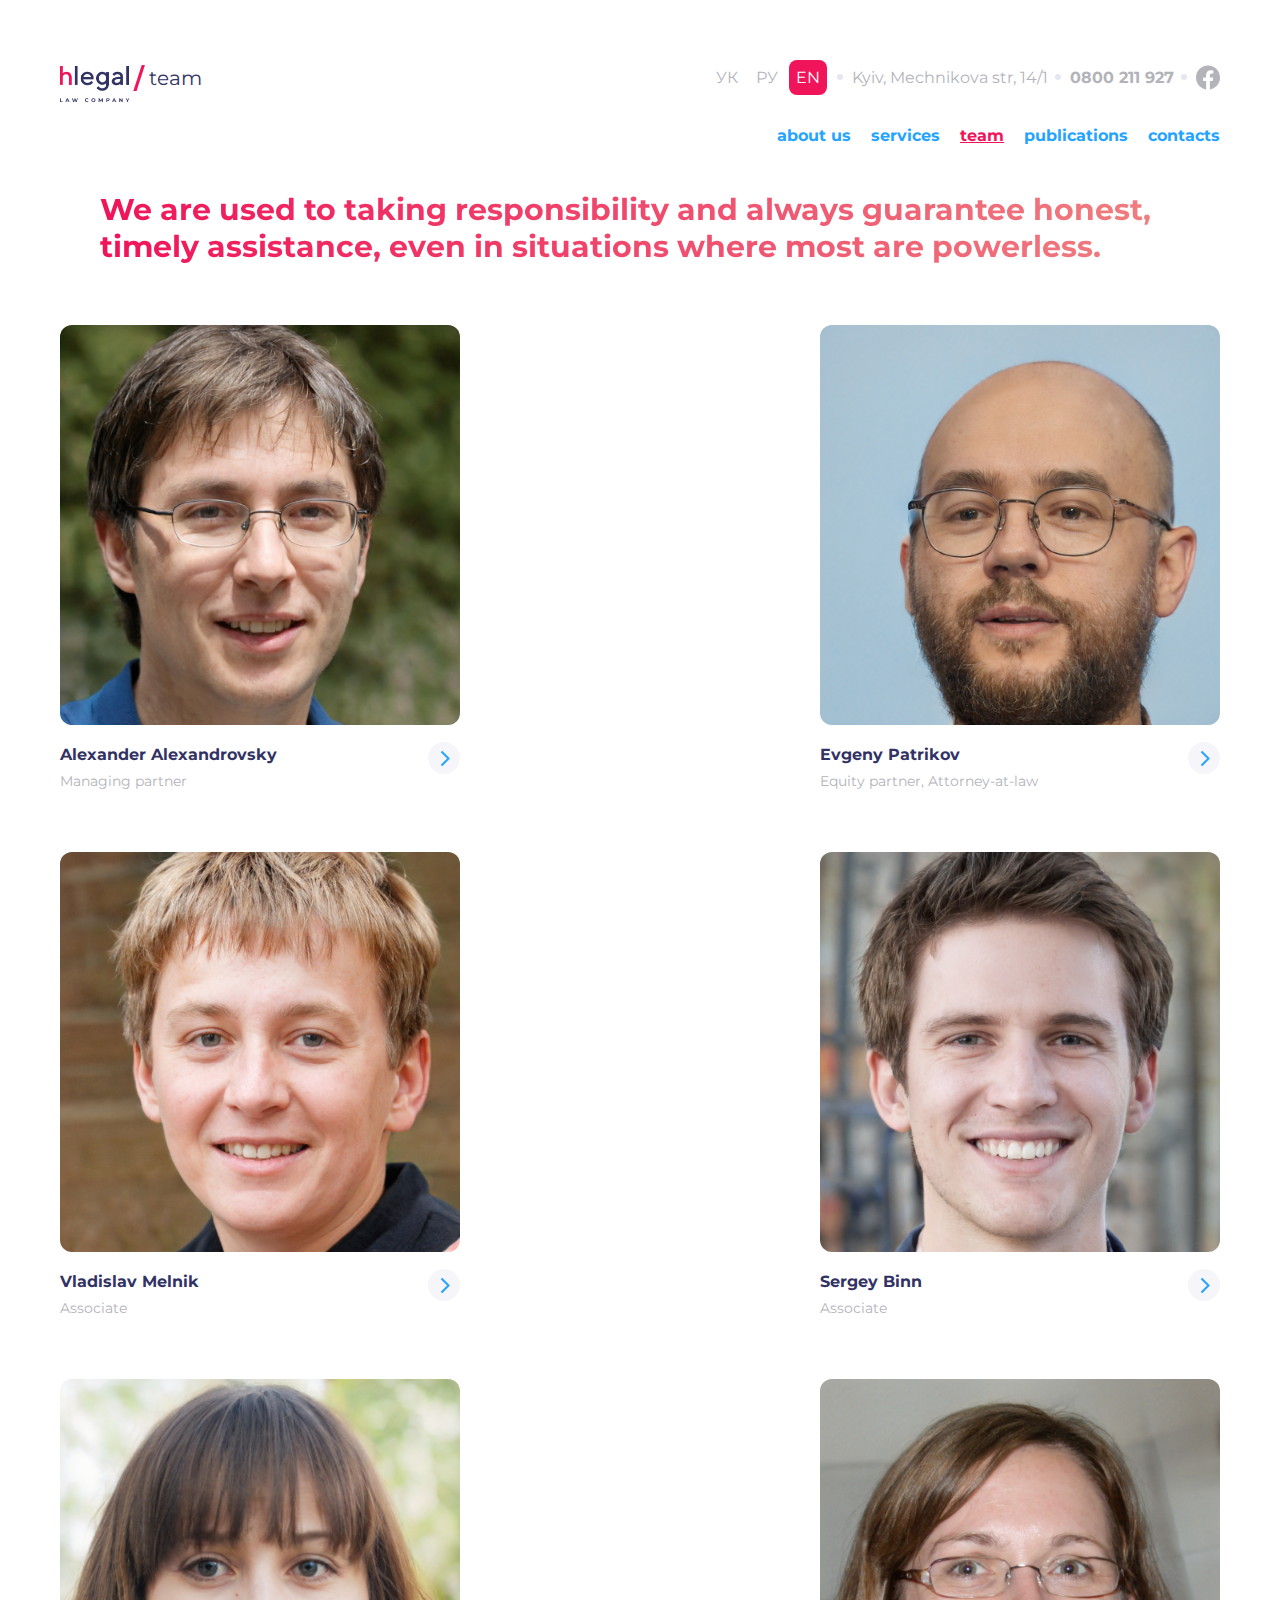
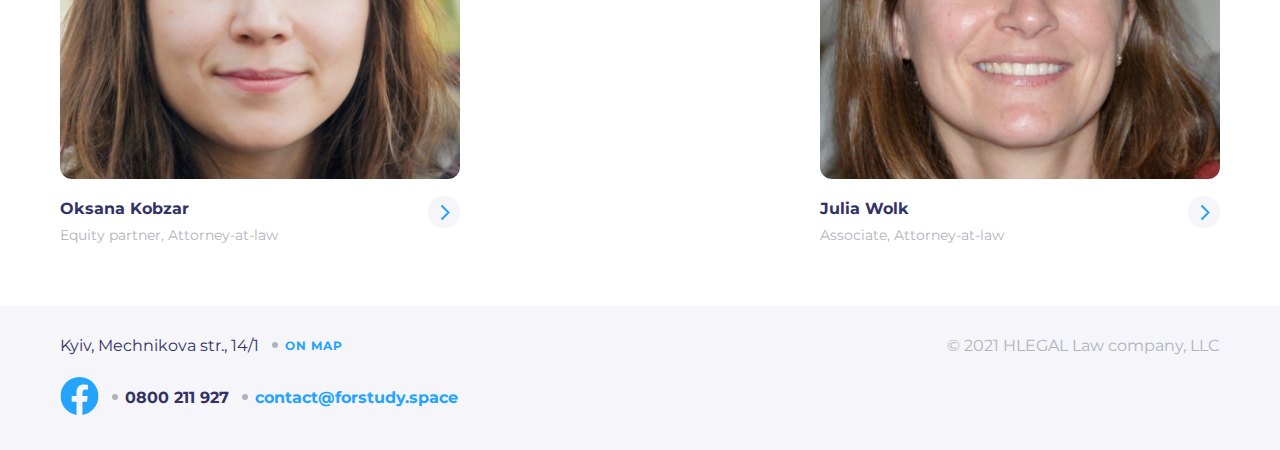
<file: index.html>
<!DOCTYPE html>
<html lang="en">
<head>
    <meta charset="UTF-8">
    <meta http-equiv="X-UA-Compatible" content="IE=edge">
    <meta name="viewport" content="width=device-width, initial-scale=1.0">
    <title>Document</title>
    <link rel="stylesheet" href="./fonts/stylesheet.css">
    <link rel="stylesheet" href="./css/style.css">
    <link rel="stylesheet" href="./css/media.css">
</head>

<body>
   <header class="header">
       <div class="container wide">
            <div class="wrapper">
                <div class="menu_up">
                    <nav class="lang">
                        <a href="#" class="lang-btn">УК</a>
                        <a href="#" class="lang-btn">РУ</a>
                        <a href="#" class="lang-btn active">EN</a>
                    </nav>
                    <ul class="header-list">
                        <li>
                            Kyiv, Mechnikova str, 14/1
                        </li>
                        <li>
                            <a class="tel" href="tel:0800 211 927">0800 211 927</a>
                        </li>
                        <li>
                            <a href="#" class="facebook-link">
                                <svg width="24" height="25" viewBox="0 0 24 25" fill="none" xmlns="http://www.w3.org/2000/svg">
                                <path d="M24 12.5733C24 5.90541 18.6274 0.5 12 0.5C5.37258 0.5 0 5.90541 0 12.5733C0 18.5995 4.38823 23.5943 10.125 24.5V16.0633H7.07813V12.5733H10.125V9.91343C10.125 6.88755 11.9165 5.21615 14.6576 5.21615C15.9705 5.21615 17.3438 5.45195 17.3438 5.45195V8.42313H15.8306C14.3399 8.42313 13.875 9.35379 13.875 10.3086V12.5733H17.2031L16.6711 16.0633H13.875V24.5C19.6118 23.5943 24 18.5995 24 12.5733Z" fill="#B3B3BA"/>
                                </svg>
                            </a>
                        </li>
                    </ul>
                </div>
                <div class="logo">
                    <img class="logo-img" src="./images/Name.png" alt="logo"> 
                    <img src="./images/Slash.png" alt="Slash">
                    <span class="page-name">team</span>
                    <div class="logo-title">
                        <img src="./images/LAW COMPANY.png" alt="">
                    </div>
                </div>
                <div class="menu_down">
                    <nav>
                        <a href="#" class="page-list">about us</a>
                        <a href="#" class="page-list">services</a>
                        <a href="#" class="page-list active">team</a>
                        <a href="#" class="page-list">publications</a>
                        <a href="#" class="page-list">contacts</a>
                    </nav>
                </div>
                <div class="burger-wrapper">
                    <input type="checkbox" class="checkbox">
                    <p class="burger">
                        <span></span>
                        <span></span>
                        <span></span>
                        <span></span>
                    </p>
                    <nav class="burger-nav">
                        <ul class="menu">
                            <li><a href="#" class="menu-item">About Us</a></li>
                            <li><a href="#" class="menu-item">Services</a></li>
                            <li><a href="#" class="menu-item">Team</a></li>
                            <li><a href="#" class="menu-item">Publications</a></li>
                            <li><a href="#" class="menu-item">Contacts</a></li>
                        </ul>
                    </nav>
                </div>    
            </div>
        </div>
        <div class="clearfix"></div>
   </header>
   <main>
        <section>
            <div class="container">
                <h1 class="main-title">
                    We are used to taking responsibility and always guarantee honest, 
                    timely assistance, even in situations where most are powerless.
                </h1>
            </div>
            <div class="container wide">
                <div class="card-wrapper">
                    <div class="card">
                        <img class="card-img" src="./images/alexander.jpg" alt="Alexander Alexandrovsky">
                        <div class="card-title">
                            <div>
                                <h4>Alexander Alexandrovsky</h4>
                                <p class="partner">Managing partner</p>
                            </div>
                            <div class="card-btn">
                                <a href="#">
                                    <svg width="32" height="32" viewBox="0 0 32 32" fill="none" xmlns="http://www.w3.org/2000/svg">
                                    <circle cx="16" cy="16" r="16" fill="#F5F5FA"/>
                                    <path d="M13.5 23.5L20.5 16.5L13.5 9.5" stroke="#24A3FF" stroke-width="2"/>
                                    </svg>
                                </a>
                            </div>
                        </div>
                    </div>
                    <div class="card">
                        <img class="card-img" src="./images/evgenii.jpg" alt="Evgeny Patrikov">
                        <div class="card-title">
                            <div>
                                <h4>Evgeny Patrikov</h4>
                                <p class="partner">Equity partner, Attorney-at-law</p>
                            </div>
                            <div class="card-btn">
                                <a href="#">
                                    <svg width="32" height="32" viewBox="0 0 32 32" fill="none" xmlns="http://www.w3.org/2000/svg">
                                    <circle cx="16" cy="16" r="16" fill="#F5F5FA"/>
                                    <path d="M13.5 23.5L20.5 16.5L13.5 9.5" stroke="#24A3FF" stroke-width="2"/>
                                    </svg>
                                </a>
                            </div>
                        </div>
                    </div>
                    <div class="card">
                        <img class="card-img" src="./images/vladislav.jpg" alt="Vladislav Melnik">
                        <div class="card-title">
                            <div>
                                <h4>Vladislav Melnik</h4>
                                <p class="partner">Associate</p>
                            </div>
                            <div class="card-btn">
                                <a href="#">
                                    <svg width="32" height="32" viewBox="0 0 32 32" fill="none" xmlns="http://www.w3.org/2000/svg">
                                    <circle cx="16" cy="16" r="16" fill="#F5F5FA"/>
                                    <path d="M13.5 23.5L20.5 16.5L13.5 9.5" stroke="#24A3FF" stroke-width="2"/>
                                    </svg>
                                </a>
                            </div>
                        </div>
                    </div>
                    <div class="card">
                        <img class="card-img" src="./images/sergii.jpg" alt="Sergey Binn">
                        <div class="card-title">
                            <div>
                                <h4>Sergey Binn</h4>
                                <p class="partner">Associate</p>
                            </div>
                            <div class="card-btn">
                                <a href="#">
                                    <svg width="32" height="32" viewBox="0 0 32 32" fill="none" xmlns="http://www.w3.org/2000/svg">
                                    <circle cx="16" cy="16" r="16" fill="#F5F5FA"/>
                                    <path d="M13.5 23.5L20.5 16.5L13.5 9.5" stroke="#24A3FF" stroke-width="2"/>
                                    </svg>
                                </a>
                            </div>
                        </div>
                    </div>
                    <div class="card">
                        <img class="card-img" src="./images/oksana.jpg" alt="Oksana Kobzar">
                        <div class="card-title">
                            <div>
                                <h4>Oksana Kobzar</h4>
                                <p class="partner">Equity partner, Attorney-at-law</p>
                            </div>
                            <div class="card-btn">
                                <a href="#">
                                    <svg width="32" height="32" viewBox="0 0 32 32" fill="none" xmlns="http://www.w3.org/2000/svg">
                                    <circle cx="16" cy="16" r="16" fill="#F5F5FA"/>
                                    <path d="M13.5 23.5L20.5 16.5L13.5 9.5" stroke="#24A3FF" stroke-width="2"/>
                                    </svg>
                                </a>
                            </div>
                        </div>
                    </div>
                    <div class="card">
                        <img class="card-img" src="./images/julia.jpg" alt="Julia Wolk">
                        <div class="card-title">
                            <div>
                                <h4>Julia Wolk</h4>
                                <p class="partner">Associate, Attorney-at-law</p>
                            </div>
                            <div class="card-btn">
                                <a href="#">
                                    <svg width="32" height="32" viewBox="0 0 32 32" fill="none" xmlns="http://www.w3.org/2000/svg">
                                    <circle cx="16" cy="16" r="16" fill="#F5F5FA"/>
                                    <path d="M13.5 23.5L20.5 16.5L13.5 9.5" stroke="#24A3FF" stroke-width="2"/>
                                    </svg>
                                </a>
                            </div>
                        </div>
                    </div>
                </div>
            </div>   
   </section>
</main>
<footer>
    <div class="container wide">
        <div class="footer">
            <div class="footer-wrapper">
                <div class="adres-part">
                <p class="adres">Kyiv, Mechnikova str., 14/1</p>
                <a class="adres-link" href="#">On map</a>
            </div>
            <div class="social-part">
                <a href="#" class="social-link">
                    <svg width="39" height="38" viewBox="0 0 39 38" fill="none" xmlns="http://www.w3.org/2000/svg">
                    <g clip-path="url(#clip0_49752_643)">
                    <path d="M38.5 19.1161C38.5 8.55857 29.9934 0 19.5 0C9.00658 0 0.5 8.55857 0.5 19.1161C0.5 28.6575 7.44803 36.5659 16.5312 38V24.6419H11.707V19.1161H16.5312V14.9046C16.5312 10.1136 19.3678 7.46723 23.7078 7.46723C25.7866 7.46723 27.9609 7.84059 27.9609 7.84059V12.545H25.5651C23.2048 12.545 22.4688 14.0185 22.4688 15.5302V19.1161H27.7383L26.8959 24.6419H22.4688V38C31.552 36.5659 38.5 28.6575 38.5 19.1161Z" fill="#24A3FF"/>
                    </g>
                    <defs>
                    <clipPath id="clip0_49752_643">
                    <rect width="38" height="38" fill="white" transform="translate(0.5)"/>
                    </clipPath>
                    </defs>
                    </svg>
                    </a>
                <a class="tel-footer" href="tel:0800 211 927">0800 211 927</a>
                <a class="mail" href="mailto:contact@forstudy.space">contact@forstudy.space</a>
            </div>
            </div>
            <div class="license-part">
                <p class="license">© 2021 HLEGAL Law company, LLC</p>
            </div>
        </div>
    </div>
</footer>
</body>

</html>
</file>
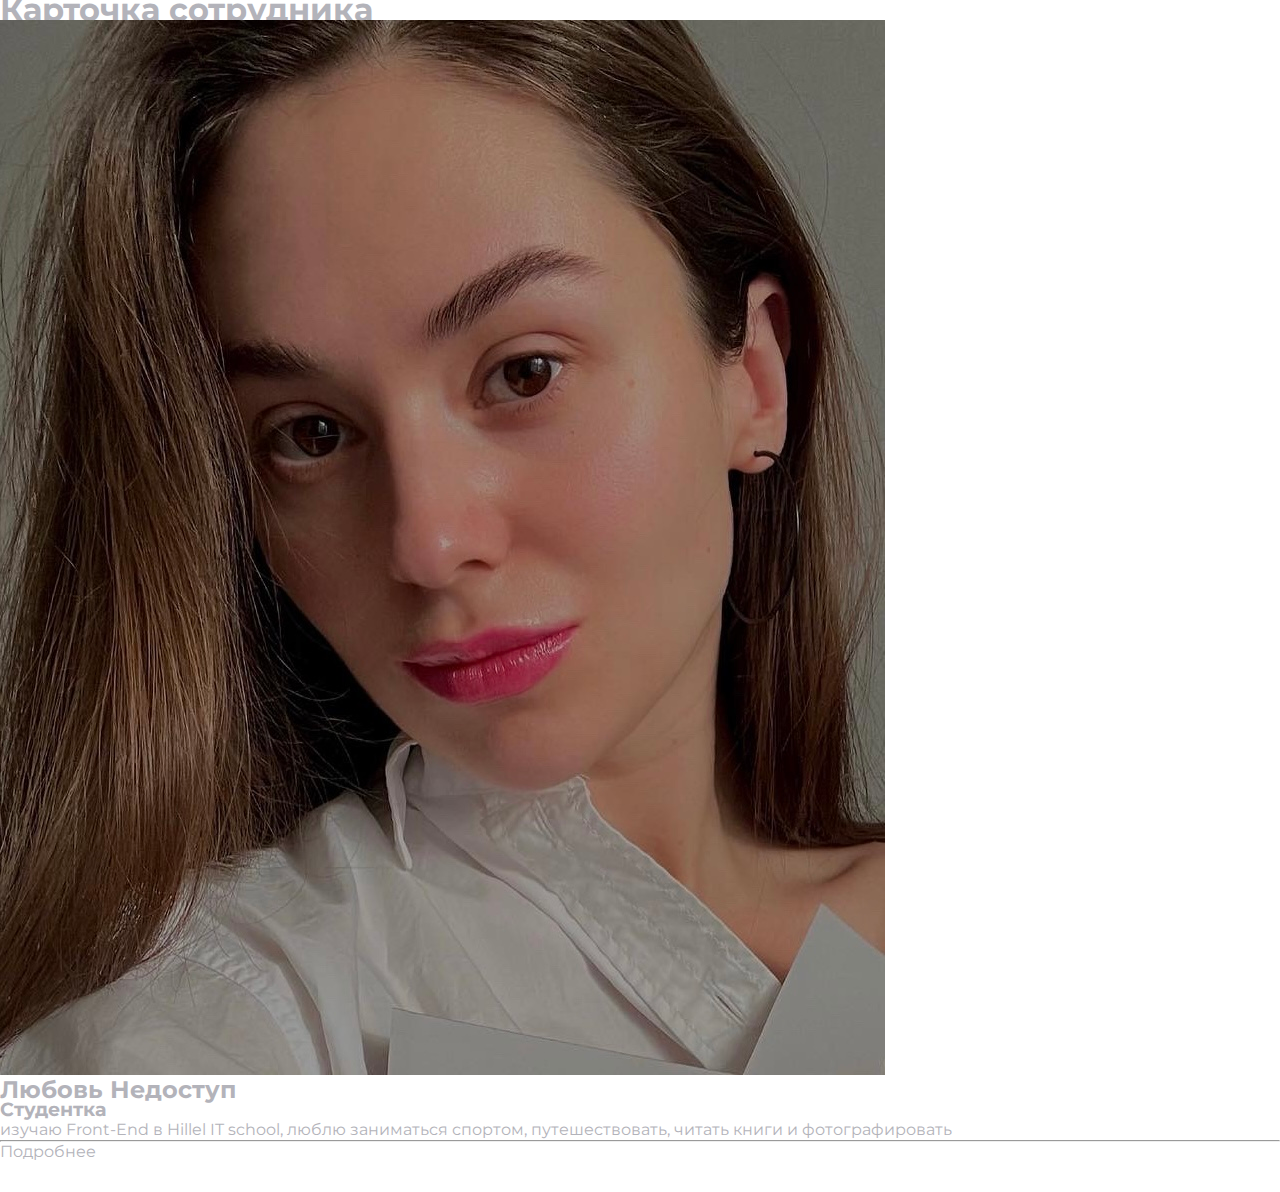
<file: homework.html>
<!DOCTYPE html>
<html lang="ru">
<head>
    <meta charset="UTF-8">
    <meta http-equiv="X-UA-Compatible" content="IE=edge">
    <meta name="viewport" content="width=device-width, initial-scale=1.0">
    <title>Document</title>

    <link rel="preconnect" href="https://fonts.googleapis.com">
    <link rel="preconnect" href="https://fonts.gstatic.com" crossorigin>
    <link href="https://fonts.googleapis.com/css2?family=Montserrat:wght@600&family=Pacifico&display=swap" rel="stylesheet">

    <link rel="stylesheet" href="./css/style.css">
    
</head>
<body>
    <div class="card">
        <h1> Карточка сотрудника </h1>
        <section class="block">
            <img src="./images/me.jpg" alt="me">
            <h2> Любовь Недоступ </h2>
            <h3>Студентка </h3>
            <p>изучаю Front-End в Hillel IT school, люблю заниматься спортом, путешествовать, читать книги и фотографировать</p>
            <hr>
            <p id="more">Подробнее</p>
        </section>
    </div>
</body>
</html>
</file>
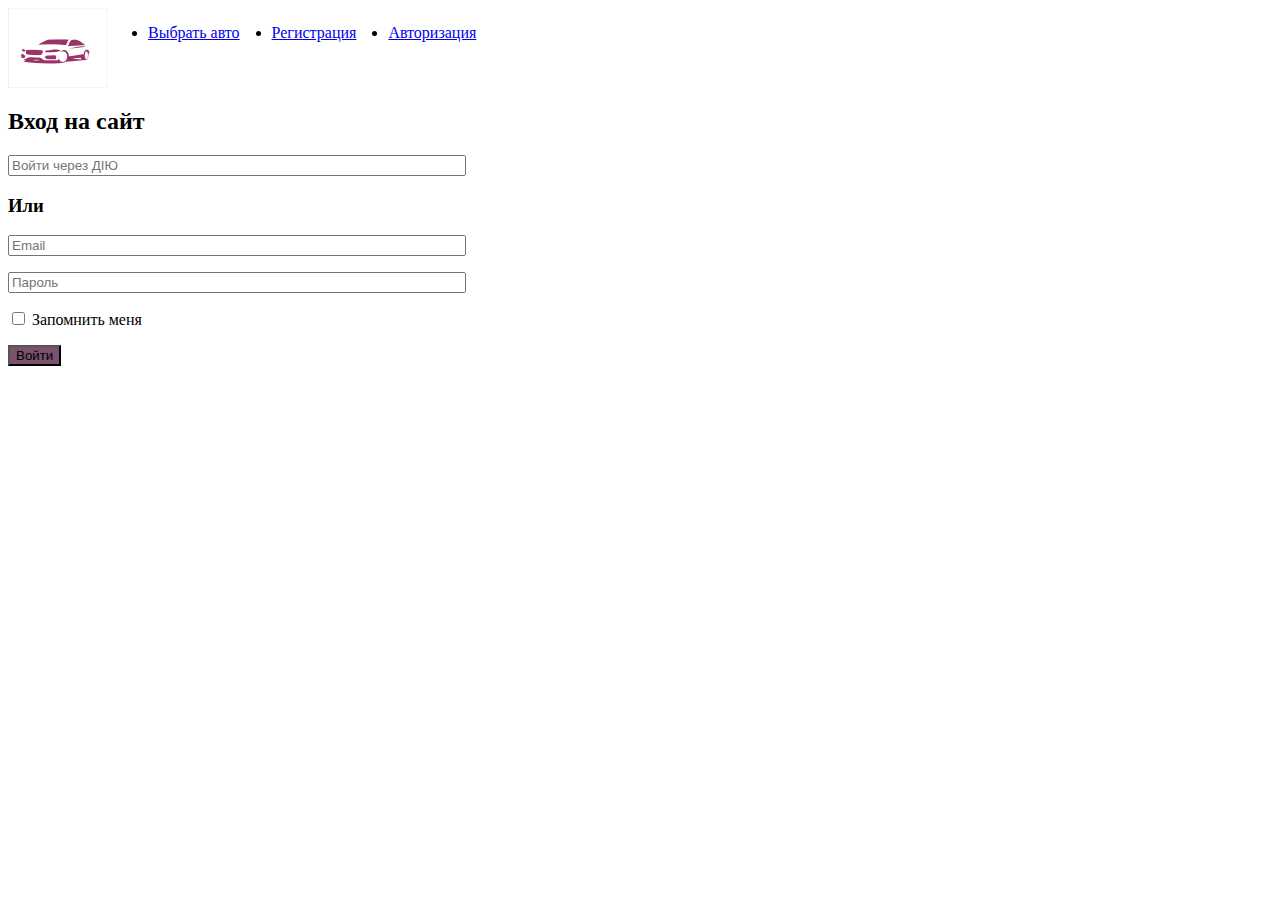
<file: pages/authorization.html>
<!DOCTYPE html>
<html lang="ru">
<head>
    <meta charset="UTF-8">
    <meta http-equiv="X-UA-Compatible" content="IE=edge">
    <meta name="viewport" content="width=device-width, initial-scale=1.0">
    <title>Document</title>
    <style>
        .flex {
            display: flex;
        } 
    </style>
</head>
<body>
    <header>
        <div class="container flex">
            <img src="../images/logo.JPG" alt="logo" width="100px" height="80px">
            <nav>
                <ul class="flex" style="gap: 2rem;">
                    <li>
                        <a href="../index.html"> Выбрать авто</a>
                    </li>
                    <li>
                        <a href="./registration.html"> Регистрация</a>
                    </li>
                    <li>
                        <a href="./authorization.html"> Авторизация</a>
                    </li>
                </ul>
            </nav>
        </div>
    </header>
        <div>
            <h2> Вход на сайт</h2>
        </div>
        <section>
            <div>
                <p>
                    <label>
                        <input style="width:450px;" type="text" placeholder="Войти через ДІЮ">
                    </label>
                </p>
            </div>
            <div>
                <h3> Или </h3>
                <form action="https://fom.in.ua/echo" method="post">
                    <p>
                        <label>
                            <input style="width:450px;" type="email" name="email" placeholder="Email" required>
                        </label>
                    </p>
                    <p>
                        <label>
                            <input style="width:450px;" type="password" name="password" placeholder="Пароль" required>
                        </label>
                    </p>
                    <p>
                        <label>
                            <input type="checkbox" name="license">
                            <span>Запомнить меня</span>
                        </label>
                    </p>
                    <button type="submit" style="background-color:rgb(122, 82, 109) ;">Войти</button>
                </form>
            </div>
        </section>
    
</body>
</html>
</file>
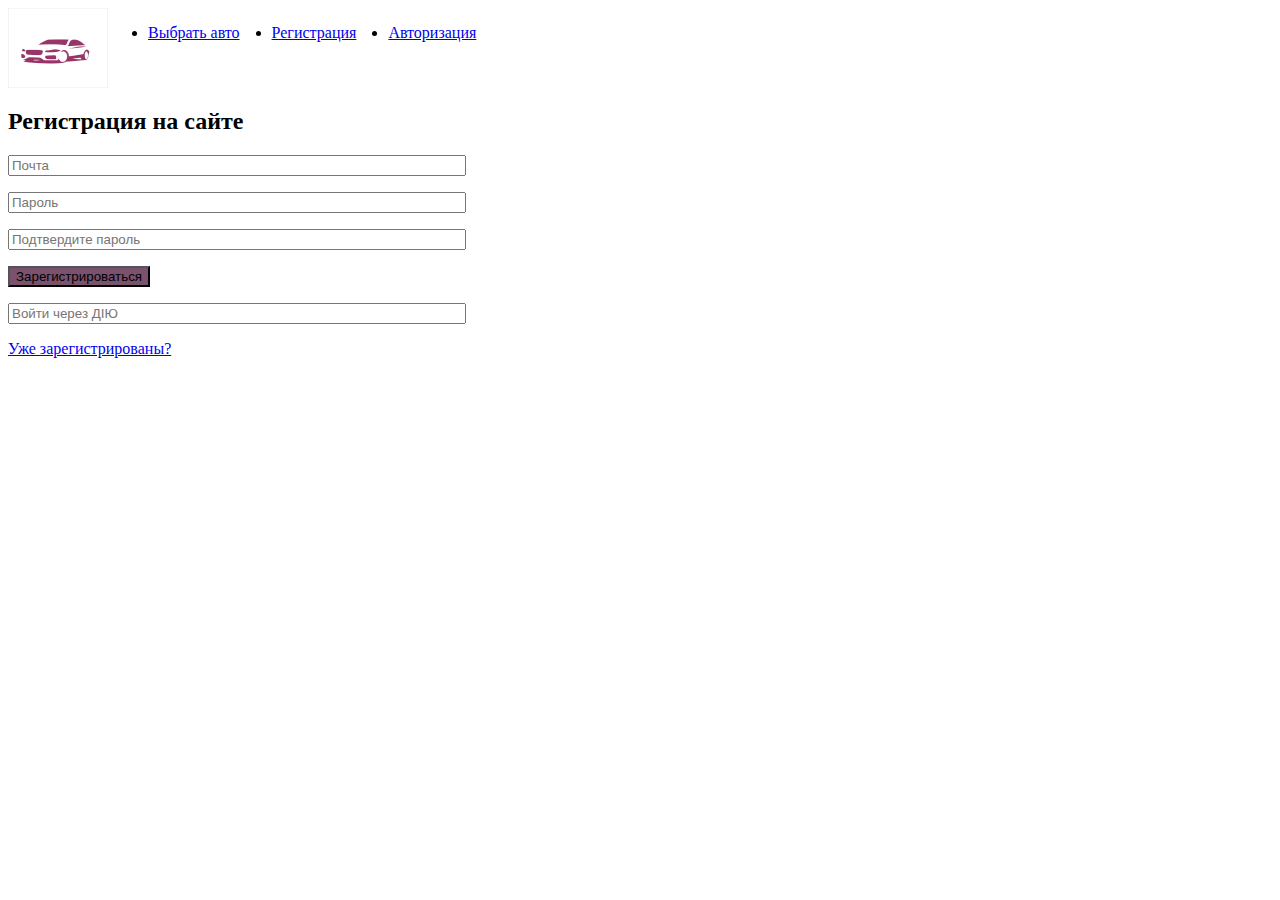
<file: pages/registration.html>
<!DOCTYPE html>
<html lang="ru">
<head>
    <meta charset="UTF-8">
    <meta http-equiv="X-UA-Compatible" content="IE=edge">
    <meta name="viewport" content="width=device-width, initial-scale=1.0">
    <title>Document</title>
    <style>
        .flex {
            display: flex;
        } 
    </style>
</head>
<body>
    <header>
        <div class="container flex">
            <img src="../images/logo.JPG" alt="logo" width="100px" height="80px">
            <nav>
                <ul class="flex" style="gap: 2rem;">
                    <li>
                        <a href="../index.html"> Выбрать авто</a>
                    </li>
                    <li>
                        <a href="./registration.html"> Регистрация</a>
                    </li>
                    <li>
                        <a href="./authorization.html"> Авторизация</a>
                    </li>
                </ul>
            </nav>
        </div>
    </header>
    <section>
        <h2>Регистрация на сайте</h2>
        <form action="https://fom.in.ua/echo" method="post">
            <p>
                <label>
                    <input style="width:450px;" type="email" name="email" placeholder="Почта" required>
                </label>
            </p>
            <p>
                <label>
                    <input style="width:450px;" type="password" name="password" placeholder="Пароль" required>
                </label>
            </p>
            <p>
                <label>
                    <input style="width:450px;" type="password" name="password" placeholder="Подтвердите пароль" required>
                </label>
            </p>
            <button type="submit" style="background-color:rgb(122, 82, 109) ;">Зарегистрироваться</button>
            <p>
                <label>
                    <input style="width:450px;" type="text" placeholder="Войти через ДІЮ">
                </label>
            </p>   
            <div>
                <p>
                    <a href="./authorization.html">Уже зарегистрированы?</a>
                </p>
            </div>
        </form>
    </section>
    
</body>
</html>
</file>
<file: fonts/stylesheet.css>
@font-face {
    font-family: 'Roboto';
    src: url('Roboto-Regular.woff2') format('woff2'),
        url('Roboto-Regular.woff') format('woff');
    font-weight: normal;
    font-style: normal;
}

@font-face {
    font-family: 'Roboto';
    src: url('Roboto-Medium.woff2') format('woff2'),
        url('Roboto-Medium.woff') format('woff');
    font-weight: 500;
    font-style: normal;
}

@font-face {
    font-family: 'Roboto';
    src: url('Roboto-Bold.woff2') format('woff2'),
        url('Roboto-Bold.woff') format('woff');
    font-weight: bold;
    font-style: normal;
}

@font-face {
    font-family: 'Montserrat';
    src: url('Montserrat-Bold.woff2') format('woff2'),
        url('Montserrat-Bold.woff') format('woff');
    font-weight: bold;
    font-style: normal;
}

@font-face {
    font-family: 'Montserrat';
    src: url('Montserrat-Regular.woff2') format('woff2'),
        url('Montserrat-Regular.woff') format('woff');
    font-weight: normal;
    font-style: normal;
}
</file>
<file: css/style.css>
*, ::before, ::after {
    margin: 0;
    padding: 0;
    box-sizing: border-box;
}

:root {
    --container-width: 664px;
    --container-space: 30px;
}

img {
    max-width: 100%;
}

a {
    text-decoration: none;
    color: inherit;
}

html {
    font-family: 'Montserrat';
    font-style: normal;
    font-weight: 400;
    font-size: 16px;
    line-height: 20px;
    color: #B3B3BA;
    background-color: #FFFFFF;
}

.container {
    width: 100%;
    padding-left: var(--container-space);
    padding-right: var(--container-space);
    position: relative;
}

.menu_up {
    background-color: #F5F5FA;
    margin-left: -30px;
    margin-right: -30px;
    padding:10px 30px;
    
    display: flex;
    line-height: 25px;
}

.tel {
    font-weight: 700;
}

.logo {
    padding-top: 15px;
    float: left;
}

.logo-img {
    max-width: 69.33px;
    min-height: 24.8px;
}

.logo-title {
    line-height: 3.8px;
}

.clearfix {
    clear: both;
}

.page-name {
    font-size: 20px;
    line-height: 24px;
    vertical-align: super;
    color: #323264;
}

.lang-btn {
    display: inline-block;
    padding: 5px 7px;
    border-radius: 8px;
}

.lang-btn.active {
    background-color: #F0145A;
    color: #FFFFFF;
}
.header-list {
    list-style-type: none;
    display: flex;
    padding-top: 5px;
    padding-left: 11px;
    line-height: 25px;
}

.header-list li {
    display: inline;
    padding-left: 11px;
    padding-right: 11px;
    position: relative;
}

.header-list li:before {
    content: "";
    position: absolute;
    top: 9px;
    left: -4px;
    width: 6px;
    height: 6px;
    border-radius: 50%;
    background-color: #E6E6F0;
}

.header-list li:last-child {
    padding-right: 0;
}

.burger-wrapper {
    float: right;
}

.checkbox {
    position: absolute;
    top: 50px;
    right: 1px;
    width: 32px;
    height: 32px;
    z-index: 4;
    opacity: 0;
    margin-top: 22.5px;
    margin-right: 22px;
    cursor: pointer;
}

.burger {
    position: absolute;
    right: 22px;
    width: 32px;
    height: 32px;
    margin-top: 22.5px;
    z-index: 2;
}

.menu-item {
    font-weight: 700;
    font-size: 24px;
    line-height: 29px;
    color: #24A3FF;
}

.burger-nav {
    display: none;
    flex-direction: column;
    gap: 15px;
    position: fixed;
    inset: 0;
    background-color: rgba (50, 50, 100, 0.7);
    z-index: -1;
    transition: all 0.3s linear;
}

.burger-nav .menu {
    transition: all 0.3s linear;
    position: absolute;
    left: 0;
    right: 0;
    top: 100vh;
    width: 100%;
    background-color: #FFFFFF;
    border-radius: 1rem;
    min-height: 100vh;
    display: flex;
    flex-direction: column;
    gap: 0.5rem;
    padding: 7rem 1rem;
}

.burger-nav .menu li {
    padding: 0.5rem 1rem;
    border-radius: 0.5rem;
    background-color: #B3B3BA;
    box-shadow: 0 0 20px #B3B3BA;
    text-align: center;
    list-style-type: none;
}

.checkbox:checked + .burger + .burger-nav {
    z-index: 1;
    background-color: rgba(50, 50, 100, 0.7);
}

.checkbox:checked + .burger + .burger-nav .menu {
    top: 0;
}


.burger span {
    display: inline-block;
    width: 18px;
    border: 1.5px solid #323264;
    position: absolute;
    left: 6px;
    opacity: 1;
}

.burger span:first-child{
    top: 1px;
}

.burger span:nth-child(2), .burger span:nth-child(3) {
    top: 9px;
}

.burger span:last-child {
    top: 17px;
}

.checkbox:checked + .burger span:first-child,
.checkbox:checked + .burger span:last-child {
    opacity: 0;
}


.checkbox:checked + .burger span:nth-child(2) {
    transform: rotate(45deg);
}

.checkbox:checked + .burger span:nth-child(3) {
    transform: rotate(-45deg);
}

.checkbox:checked + .burger + .burger-nav {
    display: flex;
}


.main-title {
    margin-top: 45px;
    margin-bottom: 30px;
    font-weight: 700;
    font-size: 30px;
    line-height: 37px;
    background: linear-gradient(90.13deg, #F0145A 0.84%, #EF8080 99.96%);
    -webkit-background-clip: text;
    -webkit-text-fill-color: transparent;
}


.card-wrapper {
    display: flex;
    flex-wrap: wrap;
}
.card {
    margin-bottom: 30px;
}

.card-wrapper {
    display: flex;
    flex-wrap: wrap;
}

.card-img {
    border-radius: 12px;
    max-width: 100%;
    min-height: auto;
}

.card-title {
    display: flex;
    justify-content: space-between;
}

.card-btn {
    display: flex;
    align-items: center;
} 

h4 {
    font-weight: 700;
    margin-top: 15px;
    margin-bottom: 5px;
    color: #323264;
}

.partner {
    font-size: 14px;
    line-height: 22px;
}


.footer {
    margin-top: 60px;
    background-color: #F5F5FA;
    margin-left: -30px;
    margin-right: -30px;
    padding:30px 30px;
    text-align: center;
}

.adres {
   color: #323264;
   margin-bottom: 10px;
}

.adres-link {
    font-weight: 700;
    font-size: 12px;
    line-height: 15px;
    letter-spacing: 1px;
    text-transform: uppercase;
    color: #24A3FF;
}

.social-part {
    display: flex;
    flex-direction: column;
    padding-top: 21px;
}

.tel-footer {
    font-weight: 700;
    color: #323264;
    margin-top: 10px;
    margin-bottom: 10px;
}

.mail {
    font-weight: 700;
    color: #24A3FF;
}


.license-part {
    padding-top: 30px;
    color: #B3B3BA;
}

.social-link:hover svg path {
    fill: #F0145A;
}

.card-btn:hover svg path {
    stroke: #F0145A;
}

.card-title h4:hover {
    color: #F0145A;
}

.menu-item:hover {
    color: #F0145A;
}
</file>
<file: css/media.css>
:root {
    --container-space: 30px;
    --container-width: 664px;
    --container-wide-width: 1600px;
}
@media (max-width: 576px) {

    .header-list li:first-child,
    .header-list li:last-child {
        display: none;
    }

    .header-list li:before {
        content: none;
    }

    .header-list li {
        padding-right: 0;
    }

    .menu_up {
        display: flex;
        justify-content: space-between;
    }

    .menu_down {
        display: none;
    }
}

@media (min-width: 576px) {
    :root { 
        --container-space: 60px;
   }

    .header {
        padding-top: 50px;
    }

    .wrapper {
        display: flex;
        flex-wrap: wrap;
        flex-direction: column;
    }

    .burger-wrapper {
        display: none;
    }

    .menu_up {
        background-color: unset;
    }

    .menu_down {
        margin-top: 30px;
        font-weight: 700;
        font-size: 16px;
        line-height: 20px;
        color: #24A3FF;
    }

    .lang {
        padding-right: 3px;
    }

    .page-list {
        padding-right: 15px;
    }

    .page-list:last-child {
        padding-right: 0;
    }

    .page-list.active{
        color: #F0145A;
        text-decoration: underline;
        text-decoration-color: #F0145A;
    }

    .card-wrapper {
        display: flex;
        flex-wrap: wrap;
        justify-content: space-between;
        gap: 60px;
    }

    .main-title {
        margin-bottom: 60px;
    }

    .card {
        max-width: 294px;
        margin-bottom: 0;
    }

    .footer {
        margin-left: -60px;
        margin-right: -60px;
        padding:30px 60px;
        display: flex;
        flex-wrap: wrap;
        justify-content: center;
    }
    
    .adres-part {
        display: flex;
        gap: 26px;
        align-items: center;
    }

    .adres {
        margin-bottom: 0;
    }
    
    .adres-link {
        position: relative;
    }

    .adres-link:before {
        content: "";
        position: absolute;
        top: 4px;
        left: -13px;
        width: 6px;
        height: 6px;
        border-radius: 50%;
        background-color: #B3B3BA;
    }

    .social-part {
        display: flex;
        flex-direction: row;
        gap: 26px;
        align-items: center;
    }

    .tel-footer {
        position: relative;
    }

    .tel-footer:before {
        content: "";
        position: absolute;
        top: 6px;
        left: -13px;
        width: 6px;
        height: 6px;
        border-radius: 50%;
        background-color: #B3B3BA;
    }

    .mail {
        position: relative;
    }

    .mail:before {
        content: "";
        position: absolute;
        top: 6px;
        left: -13px;
        width: 6px;
        height: 6px;
        border-radius: 50%;
        background-color: #B3B3BA;
    }
}

@media (min-width: 992px) {
    .container:not(.wide) {
        max-width: calc(var(--container-width) + calc(2 * var(--container-space)));
        margin-left: auto;
        margin-right:auto;
    }

    .wrapper {
        display: grid;
        grid-template-columns: repeat(3, 1fr);
        grid-template-rows: auto;
    }
    .logo {
        grid-row: 1/3;
    }

    .menu_up, .menu_down {
        grid-column: 2/4;
        justify-content: flex-end;
        text-align: right;
    }

    .header-list {
        list-style-type: none;
        display: flex;
        padding-top: 5px;
        padding-left: 11px;
        line-height: 25px;
    }
    
    .header-list li {
        display: inline;
        padding-left: 11px;
        padding-right: 11px;
        position: relative;
    }
    
    .header-list li:before {
        content: "";
        position: absolute;
        top: 9px;
        left: -4px;
        width: 6px;
        height: 6px;
        border-radius: 50%;
        background-color: #E6E6F0;
    }
    
    .header-list li:last-child {
        padding-right: 0;
    }
    
    .menu_down {
        margin-top: 18.5px;
    }

    .card {
        max-width: 261px;
    }

    .footer {
        justify-content: space-between;
    }

    .license-part {
        padding-top: 0;
    }
}


@media (min-width: 1200px) {
    :root {
        --container-width: 1080px;
    }

    .card {
        max-width: 400px;
    }


}

@media (min-width: 1500px) {
    :root {
        --container-width: 1360px;
        --container-space: 120px;
    }

    .container.wide {
        max-width: calc(var(--container-wide-width) + calc(2 * var(--container-space)));
        margin-left: auto;
        margin-right: auto;
    }
    
    .card {
        max-width: 493px;
    }

    .footer {
        margin-left: -120px;
        margin-right: -120px;
        padding:30px 120px;
    }
    
}
</file>
